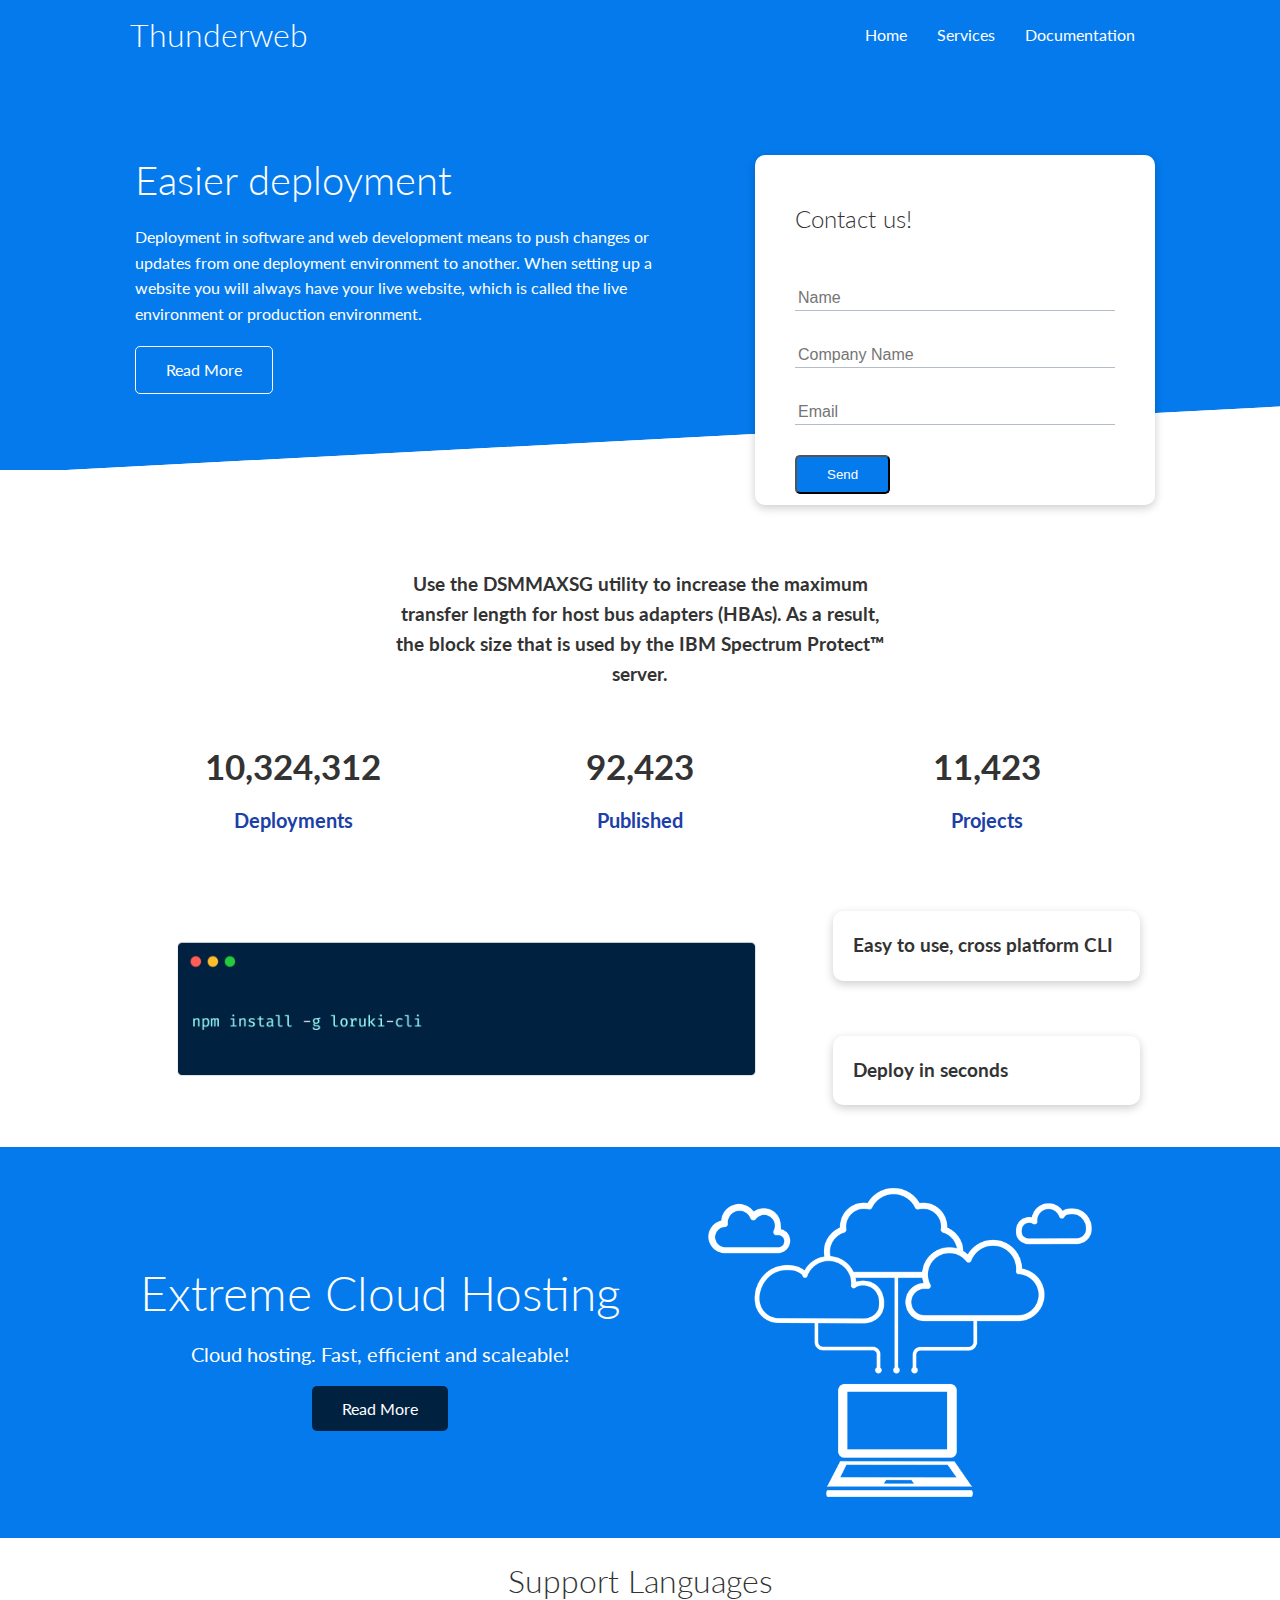
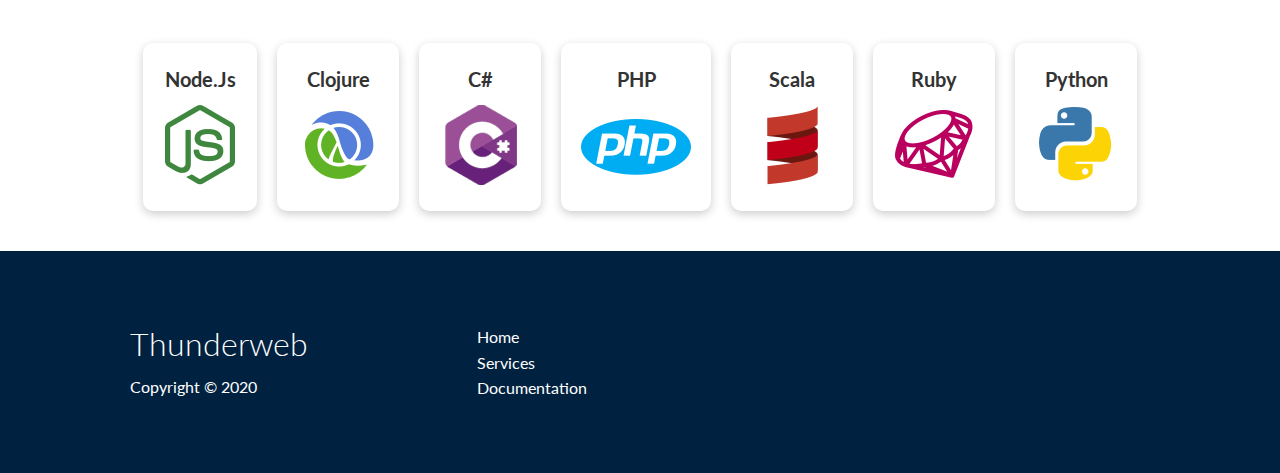
<file: index.html>
<!DOCTYPE html>
<html lang="en">

<head>
    <meta charset="UTF-8">
    <meta name="viewport" content="width=device-width, initial-scale=1.0">
    <link rel="stylesheet" href="https://cdnjs.cloudflare.com/ajax/libs/font-awesome/5.15.1/css/all.min.css" integrity="sha512-+4zCK9k+qNFUR5X+cKL9EIR+ZOhtIloNl9GIKS57V1MyNsYpYcUrUeQc9vNfzsWfV28IaLL3i96P9sdNyeRssA==" crossorigin="anonymous" />
    <link rel="stylesheet" href="css/utilities.css">
    <link rel="stylesheet" href="css/style.css">
    <title>Thunderweb</title>
</head>

<body>
    <!-- Navbar -->
    <div class="navbar">
        <div class="container flex">
            <h1 class="logo">Thunderweb</h1>
            <nav>
                <ul>
                    <li><a href="index.html">Home</a></li>
                    <li><a href="features.html">Services</a></li>
                    <li><a href="docs.html">Documentation</a></li>
                </ul>
            </nav>
        </div>
    </div>

    <!-- Showcase -->
    <section class="showcase">
        <div class="container grid">
            <div class="showcase-text">
                <h1>Easier deployment</h1>
                <p>Deployment in software and web development means to push changes or updates from one deployment environment to another. When setting up a website you will always have your live website, which is called the live environment or production
                    environment.
                </p>
                <a href="features.html" class="btn btn-outline">Read More</a>
            </div>
            <div class="showcase-form card">
                <h2>Contact us!</h2>
                <form name="contact" method="POST" netlify-honeypot="bot-field" data-netlify="true">
                    <input type="hidden" name="form-name" value="contact">
                    <p class="hidden">
                        <label>Don’t fill this out if you’re human: <input name="bot-field" /></label>
                    </p>
                    <div class="form-control">
                        <input type="text" name="name" required placeholder="Name">
                    </div>
                    <div class="form-control">
                        <input type="text" name="company" required placeholder="Company Name">
                    </div>
                    <div class="form-control">
                        <input type="text" name="email" required placeholder="Email">
                    </div>
                    <input type="submit" value="Send" class="btn btn-primary">
                </form>
            </div>
        </div>
    </section>

    <!-- Stats -->
    <section class="stats">
        <div class="container">
            <h3 class="stats-heading text-center my-1">
                Use the DSMMAXSG utility to increase the maximum transfer length for host bus adapters (HBAs). As a result, the block size that is used by the IBM Spectrum Protect™ server.
            </h3>

            <div class="grid grid-3 text-center my-4">
                <div>
                    <i class="fas fa-server fa-3x"></i>
                    <h3>10,324,312</h3>
                    <p class="text-secondary">Deployments</p>
                </div>
                <div>
                    <i class="fas fa-server fa-3x"></i>
                    <h3>92,423</h3>
                    <p class="text-secondary">Published</p>
                </div>
                <div>
                    <i class="fas fa-server fa-3x"></i>
                    <h3>11,423</h3>
                    <p class="text-secondary">Projects</p>
                </div>
            </div>
        </div>
    </section>

    <!-- CLI -->
    <section class="cli">
        <div class="container grid">
            <img src="images/cli.png" alt="">
            <div class="card">
                <h3>Easy to use, cross platform CLI</h3>
            </div>
            <div class="card">
                <h3>Deploy in seconds</h3>
            </div>
        </div>
    </section>

    <!-- Cloud -->
    <section class="cloud bg-primary my-2 py-2">
        <div class="container grid">
            <div class="text-center">
                <h2 class="lg">Extreme Cloud Hosting</h2>
                <p class="lead my-1">Cloud hosting. Fast, efficient and scaleable!</p>
                <a href="features.html" class="btn btn-dark">Read More</a>
            </div>
            <img src="images/cloud.png" alt="">
        </div>
    </section>

    <!-- Languages -->
    <section class="languages">
        <h2 class="md text-center my-2">
            Support Languages
        </h2>
        <div class="container flex">
            <div class="card">
                <h4>Node.Js</h4>
                <img src="images/logos/node.png" alt="">
            </div>
            <div class="card">
                <h4>Clojure</h4>
                <img src="images/logos/clojure.png" alt="">
            </div>
            <div class="card">
                <h4>C#</h4>
                <img src="images/logos/csharp.png" alt="">
            </div>
            <div class="card">
                <h4>PHP</h4>
                <img src="images/logos/php.png" alt="">
            </div>
            <div class="card">
                <h4>Scala</h4>
                <img src="images/logos/scala.png" alt="">
            </div>
            <div class="card">
                <h4>Ruby</h4>
                <img src="images/logos/ruby.png" alt="">
            </div>
            <div class="card">
                <h4>Python</h4>
                <img src="images/logos/python.png" alt="">
            </div>
        </div>
    </section>

    <!-- Footer -->
    <footer class="footer bg-dark py-5">
        <div class="container grid grid-3">
            <div>
                <h1>Thunderweb</h1>
                <p>Copyright &copy; 2020</p>
            </div>
            <nav>
                <ul>
                    <li><a href="index.html">Home</a></li>
                    <li><a href="features.html">Services</a></li>
                    <li><a href="docs.html">Documentation</a></li>
                </ul>
            </nav>
            <div class="social">
                <a href="#"><i class="fab fa-twitter fa-2x"></i></a>
                <a href="#"><i class="fab fa-facebook fa-2x"></i></a>
                <a href="#"><i class="fab fa-instagram fa-2x"></i></a>
                <a href="#"><i class="fab fa-github fa-2x"></i></a>
            </div>
        </div>
    </footer>
</body>

</html>
</file>
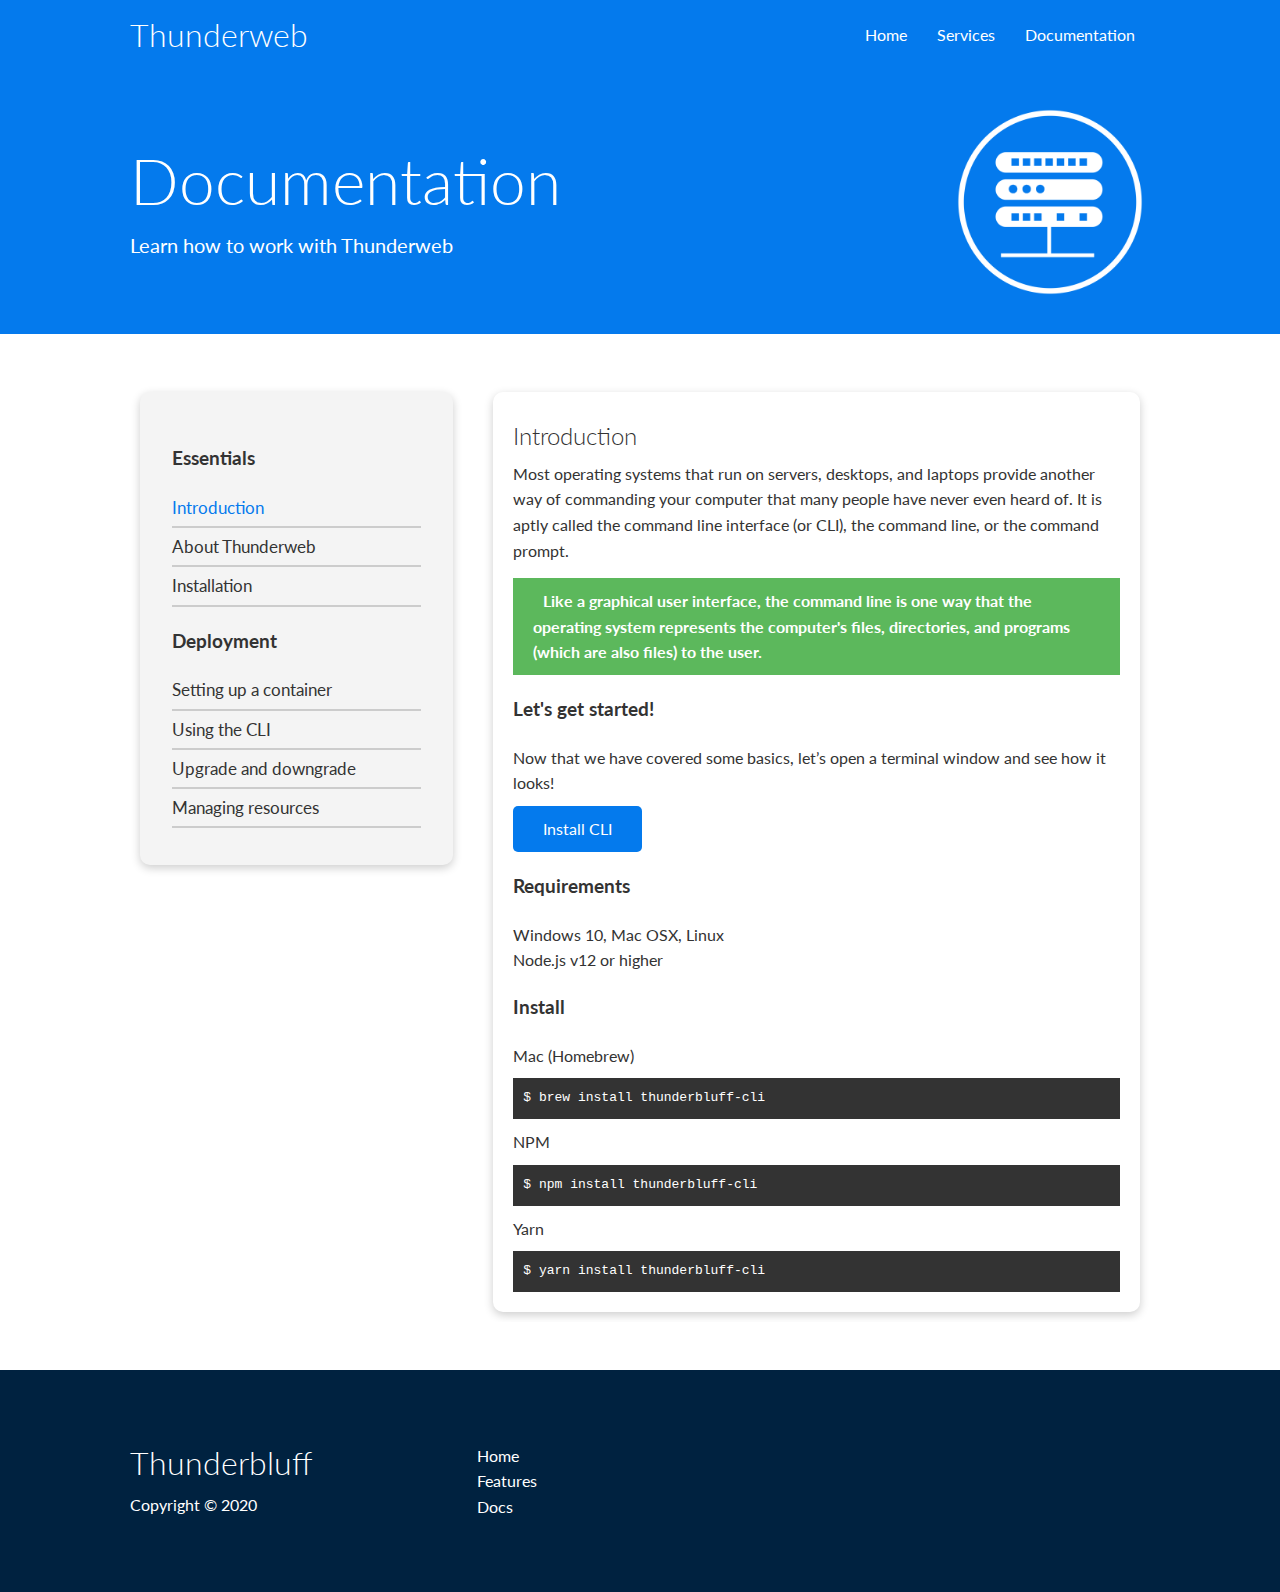
<file: docs.html>
<!DOCTYPE html>
<html lang="en">

<head>
    <meta charset="UTF-8">
    <meta name="viewport" content="width=device-width, initial-scale=1.0">
    <link rel="stylesheet" href="https://cdnjs.cloudflare.com/ajax/libs/font-awesome/5.15.1/css/all.min.css" integrity="sha512-+4zCK9k+qNFUR5X+cKL9EIR+ZOhtIloNl9GIKS57V1MyNsYpYcUrUeQc9vNfzsWfV28IaLL3i96P9sdNyeRssA==" crossorigin="anonymous" />
    <link rel="stylesheet" href="css/utilities.css">
    <link rel="stylesheet" href="css/style.css">
    <title>Thunderbluff | Cloud Hosting for Everyone</title>
</head>

<body>
    <!-- Navbar -->
    <div class="navbar">
        <div class="container flex">
            <h1 class="logo">Thunderweb</h1>
            <nav>
                <ul>
                    <li><a href="index.html">Home</a></li>
                    <li><a href="features.html">Services</a></li>
                    <li><a href="docs.html">Documentation</a></li>
                </ul>
            </nav>
        </div>
    </div>

    <!-- Header -->
    <section class="docs-head bg-primary py-3">
        <div class="container grid">
            <div>
                <h1 class="xl">Documentation</h1>
                <p class="lead">
                    Learn how to work with Thunderweb
                </p>
            </div>
            <img src="images/server.png" alt="">
        </div>
    </section>

    <!-- Docs Main -->
    <section class="docs-main my-4">
        <div class="container grid">
            <div class="card bg-light p-3">
                <h3 class="my-2">Essentials</h3>
                <nav>
                    <ul>
                        <li><a class="text-primary" href="#">Introduction</a></li>
                        <li><a href="#">About Thunderweb</a></li>
                        <li><a href="#">Installation</a></li>
                    </ul>
                </nav>
                <h3 class="my-2">Deployment</h3>
                <nav>
                    <ul>
                        <li><a href="#">Setting up a container</a></li>
                        <li><a href="#">Using the CLI</a></li>
                        <li><a href="#">Upgrade and downgrade</a></li>
                        <li><a href="#">Managing resources </a></li>
                    </ul>
                </nav>
            </div>
            <div class="card">
                <h2>Introduction</h2>
                <p>Most operating systems that run on servers, desktops, and laptops provide another way of commanding your computer that many people have never even heard of. It is aptly called the command line interface (or CLI), the command line, or the
                    command prompt.</p>
                <div class="alert alert-success">
                    <i class="fas fa-info"></i>Like a graphical user interface, the command line is one way that the operating system represents the computer's files, directories, and programs (which are also files) to the user.
                </div>
                <h3>Let's get started!</h3>
                <p>Now that we have covered some basics, let’s open a terminal window and see how it looks!</p>
                <a href="#" class="btn btn-primary">Install CLI</a>
                <h3>Requirements</h3>
                <ul>
                    <li>Windows 10, Mac OSX, Linux</li>
                    <li>Node.js v12 or higher</li>
                </ul>
                <h3>Install</h3>

                <p>Mac (Homebrew)</p>
                <pre><code>$ brew install thunderbluff-cli</code></pre>

                <p>NPM</p>
                <pre><code>$ npm install thunderbluff-cli</code></pre>

                <p>Yarn</p>
                <pre><code>$ yarn install thunderbluff-cli</code></pre>
            </div>
        </div>
    </section>

    <!-- Footer -->
    <footer class="footer bg-dark py-5">
        <div class="container grid grid-3">
            <div>
                <h1>Thunderbluff</h1>
                <p>Copyright &copy; 2020</p>
            </div>
            <nav>
                <ul>
                    <li>
                        <a href="index.html"></a>Home
                    </li>
                    <li><a href="features.html">Features</a></li>
                    <li><a href="docs.html">Docs</a></li>
                </ul>
            </nav>
            <div class="social">
                <a href="#"><i class="fab fa-twitter fa-2x"></i></a>
                <a href="#"><i class="fab fa-facebook fa-2x"></i></a>
                <a href="#"><i class="fab fa-instagram fa-2x"></i></a>
                <a href="#"><i class="fab fa-github fa-2x"></i></a>
            </div>
        </div>
    </footer>
</body>

</html>
</file>
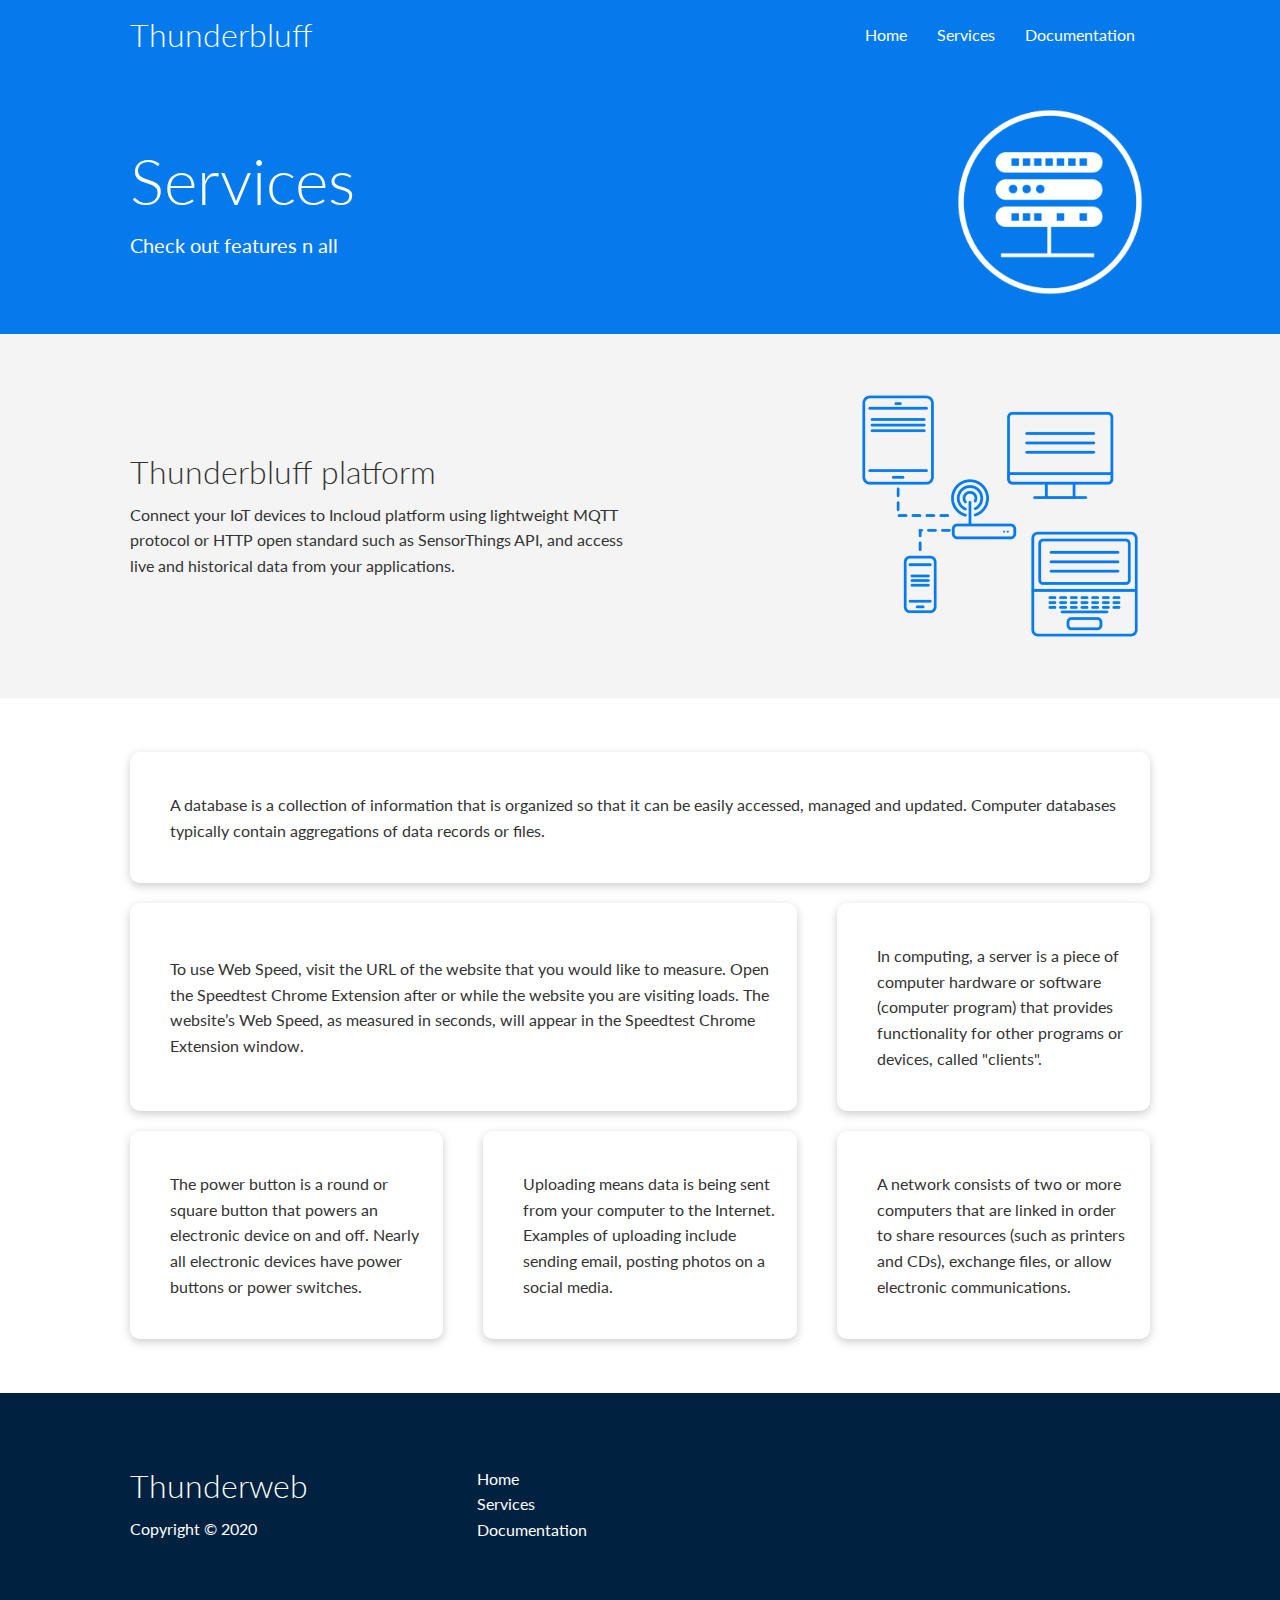
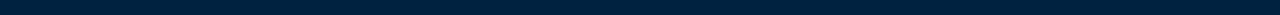
<file: features.html>
<!DOCTYPE html>
<html lang="en">

<head>
    <meta charset="UTF-8">
    <meta name="viewport" content="width=device-width, initial-scale=1.0">
    <link rel="stylesheet" href="https://cdnjs.cloudflare.com/ajax/libs/font-awesome/5.15.1/css/all.min.css" integrity="sha512-+4zCK9k+qNFUR5X+cKL9EIR+ZOhtIloNl9GIKS57V1MyNsYpYcUrUeQc9vNfzsWfV28IaLL3i96P9sdNyeRssA==" crossorigin="anonymous" />
    <link rel="stylesheet" href="css/utilities.css">
    <link rel="stylesheet" href="css/style.css">
    <title>Thunderbluff | Cloud Hosting for Everyone</title>
</head>

<body>
    <!-- Navbar -->
    <div class="navbar">
        <div class="container flex">
            <h1 class="logo">Thunderbluff</h1>
            <nav>
                <ul>
                    <li><a href="index.html">Home</a></li>
                    <li><a href="features.html">Services</a></li>
                    <li><a href="docs.html">Documentation</a></li>
                </ul>
            </nav>
        </div>
    </div>

    <!-- Header -->
    <section class="features-head bg-primary py-3">
        <div class="container grid">
            <div>
                <h1 class="xl">Services</h1>
                <p class="lead">
                    Check out features n all
                </p>
            </div>
            <img src="images/server.png" alt="">
        </div>
    </section>

    <!-- Sub head -->
    <section class="features-sub-head bg-light py-3">
        <div class="container grid">
            <div>
                <h1 class="md">Thunderbluff platform</h1>
                <p>
                    Connect your IoT devices to Incloud platform using lightweight MQTT protocol or HTTP open standard such as SensorThings API, and access live and historical data from your applications.
                </p>
            </div>
            <img src="images/server2.png" alt="">
        </div>
    </section>

    <section class="features-main my-2">
        <div class="container grid grid-3">
            <div class="card flex">
                <i class="fas fa-database fa-3x"></i>
                <p>A database is a collection of information that is organized so that it can be easily accessed, managed and updated. Computer databases typically contain aggregations of data records or files.
                </p>
            </div>
            <div class="card flex">
                <i class="fas fa-laptop-code fa-3x"></i>
                <p>To use Web Speed, visit the URL of the website that you would like to measure. Open the Speedtest Chrome Extension after or while the website you are visiting loads. The website’s Web Speed, as measured in seconds, will appear in the Speedtest
                    Chrome Extension window.
                </p>
            </div>
            <div class="card flex">
                <i class="fas fa-server fa-3x"></i>
                <p>In computing, a server is a piece of computer hardware or software (computer program) that provides functionality for other programs or devices, called "clients".</p>
            </div>
            <div class="card flex">
                <i class="fas fa-power-off fa-3x"></i>
                <p>The power button is a round or square button that powers an electronic device on and off. Nearly all electronic devices have power buttons or power switches.</p>
            </div>
            <div class="card flex">
                <i class="fas fa-upload fa-3x"></i>
                <p>Uploading means data is being sent from your computer to the Internet. Examples of uploading include sending email, posting photos on a social media.</p>
            </div>
            <div class="card flex">
                <i class="fas fa-network-wired fa-3x"></i>
                <p>A network consists of two or more computers that are linked in order to share resources (such as printers and CDs), exchange files, or allow electronic communications.</p>
            </div>
        </div>
    </section>

    <!-- Footer -->
    <footer class="footer bg-dark py-5">
        <div class="container grid grid-3">
            <div>
                <h1>Thunderweb</h1>
                <p>Copyright &copy; 2020</p>
            </div>
            <nav>
                <ul>
                    <li><a href="index.html">Home</a></li>
                    <li><a href="features.html">Services</a></li>
                    <li><a href="docs.html">Documentation</a></li>
                </ul>
            </nav>
            <div class="social">
                <a href="#"><i class="fab fa-twitter fa-2x"></i></a>
                <a href="#"><i class="fab fa-facebook fa-2x"></i></a>
                <a href="#"><i class="fab fa-instagram fa-2x"></i></a>
                <a href="#"><i class="fab fa-github fa-2x"></i></a>
            </div>
        </div>
    </footer>
</body>

</html>
</file>
<file: css/utilities.css>
.container{
    max-width: 1100px;
    margin: 0 auto;
    overflow:auto;
    padding: 0 40px;
}
.card{
    background-color:#fff;
    color:#333;
    border-radius: 10px;
    box-shadow: 0 3px 10px rgba(0, 0, 0, 0.2);
    padding: 20px;
    margin: 10px;
}
.btn{
    display: inline-block;
    padding: 10px 30px;
    cursor: pointer;
    background: var(--primary-color);
    color:#fff;
    border-radius: 5px;
}
.btn-outline{
    background-color: transparent;
    border:1px #fff solid;
}
.btn:hover{
    transform: scale(0.98);
}
/* Background & colored buttons */
.bg-primary, .btn-primary {
    background-color: var(--primary-color);
    color:#fff;
}
.bg-secondary, .btn-secondary {
    background-color: var(--secondary-color);
    color:#fff;
}
.bg-dark, .btn-dark {
    background-color: var(--dark-color);
    color:#fff;
}
.bg-light, .btn-light {
    background-color: var(--light-color);
    color:#333;
}
.bg-primary a, .btn-primary a,
.bg-secondary a, .btn-secondary a,
.bg-dark a, .btn-dark a{
    color:#fff;
}

/* Text colors */
.text-primary {
    color: var(--primary-color);
}
.text-secondary {
    color: var(--secondary-color);
}
.text-dark {
    color: var(--dark-color);
}
.text-light {
    color: var(--light-color); 
}

/* Text sizes */
.lead{
    font-size: 20px;
}
.sm{
    font-size: 1rem;
}
.md{
    font-size: 2rem;
}
.lg{
    font-size: 3rem;
}
.xl{
    font-size: 4rem;
}
.text-center{
    text-align: center;
}

/* Alert */
.alert{
    background-color: var(--light-color);
    padding:10px 20px;
    font-weight: bold;
    margin:15px 0;
}
.alert i{
    margin-right:10px;
}
.alert-success{
    background-color: var(--success-color);
    color:#fff;
}
.alert-error{
    background-color:var(--error-color)
}
.flex{
    display: flex;
    justify-content: center;
    align-items: center;
    height: 100%;
}
.grid{
    display: grid;
    grid-template-columns: repeat(2, 1fr);
    gap:20px;
    justify-content: center;
    align-items: center;
    height: 100%;
}

.grid-3{
    grid-template-columns: repeat(3, 1fr);

}
/* Margin */
.my-1{
    margin:1rem 0;
}
.my-2{
    margin:1.5rem 0;
}
.my-3{
    margin:2rem 0;
}
.my-4{
    margin:3rem 0;
}
.my-5{
    margin:4rem 0;
}
.m-1{
    margin:1rem;
}
.m-2{
    margin:1.5rem;
}
.m-3{
    margin:2rem;
}
.m-4{
    margin:3rem;
}
.m-5{
    margin:4rem;
}

/* Padding */
.py-1{
    padding:1rem 0;
}
.py-2{
    padding:1.5rem 0;
}
.py-3{
    padding:2rem 0;
}
.py-4{
    padding:3rem 0;
}
.py-5{
    padding:4rem 0;
}

.p-1{
    padding:1rem;
}
.p-2{
    padding:1.5rem;
}
.p-3{
    padding:2rem;
}
.p-4{
    padding:3rem;
}
.p-5{
    padding:4rem;
}
</file>
<file: css/style.css>
@import url('https://fonts.googleapis.com/css2?family=Lato:wght@300&display=swap');

:root {
    --primary-color: #047aed;
    --secondary-color:#1c3fa8;
    --dark-color:#002240;
    --light-color:#f4f4f4;
    --success-color:#5cb85c;
    --error-color:#d9544f;

}

* {
    box-sizing: border-box;
    padding:0;
    margin:0;
}

body{
    font-family: 'Lato', sans-serif;
    color: #333;
    line-height: 1.6;
}
ul{
    list-style-type: none;
}
a{
    text-decoration: none;
    color:#333;
}

h1, h2{
    font-weight: 300;
    line-height: 1.2;
    margin:10px 0;
}
p{
    margin:10px 0;
}
img{
    width: 100%;
}
.code, pre{
    background:#333;
    color:#fff;
    padding:10px;
}
.hidden{
    visibility: hidden;
    height: 0;
}

/* Navbar */
.navbar{
    background-color: var(--primary-color);
    color:#fff;
    height: 70px;
}
.navbar ul{
    display: flex;
}
.navbar a{
    color: #fff;
    padding:10px;
    margin:0 5px;
}
.navbar a:hover{
    border-bottom: 2px #fff solid;
}
.navbar .flex{
    justify-content: space-between;
}

/* Showcase */

.showcase{
    height: 400px;
    background-color:var(--primary-color);
    color:#fff;
    position: relative;
}
.showcase h1 {
    font-size: 40px;
}
.showcase p{
    margin: 20px 0;
}
.showcase .grid{
    overflow: visible;
    grid-template-columns: 55% 45%;
    gap: 30px;
}
.showcase-text{
    animation:slideInFromLeft 1s ease-in;
    padding:20px;
}
.showcase-form{
    position: relative;
    top:60px;
    height: 350px;
    width: 400px;
    padding:40px;
    z-index: 100;
    justify-self: flex-end;
    animation:slideInFromRight 1s ease-in;

}
.showcase-form .form-control{
    margin: 30px 0;
}
.showcase-form input[type='text'],
.showcase-form input[type='email']{
    border:0;
    border-bottom: 1px solid #b4becb;
    width: 100%;
    padding:3px;
    font-size: 16px;
}
.showcase-form input:focus{
    outline:none;
}
.showcase::before,
.showcase::after{
    content: '';
    position: absolute;
    height: 100px;
    bottom:-70px;
    right:0;
    left: 0;
    background-color: white;
    transform: skewY(-3deg);
    -webkit-transform: skewY(-3deg);
    -moz-transform: skewY(-3deg);
    -ms-transform: skewY(-3deg);
}

/* Stats */
.stats{
    animation:slideInFromBottom 1s ease-in;

    padding-top:100px;
}
.stats-heading{
    max-width: 500px;
    margin:auto;
}
.stats .grid h3{
font-size: 35px;
}
.stats .grid p{
    font-size: 20px;
    font-weight: bold;
}

/* CLI */
.cli .grid{
    grid-template-columns: repeat(3, 1fr);
    grid-template-rows: repeat(2, 1fr);
}

.cli .grid > *:first-child {
    grid-column: 1 / span 2;
    grid-row: 1 / span 2;
}

/* Cloud */
.cloud .grid{
    grid-template-columns:4fr 4fr;
}

/* Languages */
.languages .flex{
    flex-wrap: wrap;
}
.languages .card{
    text-align: center;
    margin:18px 10px 40px;
    transition: 0.2s ease-in;
}
.languages .card h4{
    font-size: 20px;
    margin-bottom: 10px;
}
.languages .card:hover{
    transform: translateY(-15px);
}

/* Features */
.features-head img, .docs-head img{
    width:200px;
    justify-self: flex-end;
}
.features-sub-head img{
    width:300px;
    justify-self: flex-end;
}
.features-main .card > i {
    margin-right: 20px;
}
.features-main .grid{
    padding:30px;
}
.features-main .grid > *:first-child{
    grid-column: 1 / span 3;
    grid-row: 1 / span 2;
}
.features-main .grid > *:nth-child(2){
    grid-column: 1 / span 2;
}

/* Docs */
.docs-main h3{
    margin:20px 0;
}
.docs-main .grid{
grid-template-columns:1fr 2fr ;
align-items: flex-start;
}
.docs-main nav li{
    font-size: 17px;
    padding-bottom: 5px;
    margin-bottom: 5px;
    border-bottom: 2px #ccc solid;
}
.docs-main a:hover{
    font-weight: bold;
}

/* Footer */
.footer .social a{
    margin: 0 10px;
}

/* Animations */
@keyframes slideInFromLeft{
    0% {
        transform:translateX(-100%);
    }
    100% {
        transform: translateX(0);
    }
}
@keyframes slideInFromRight{
    0% {
        transform:translateX(100%);
    }
    100% {
        transform: translateX(0);
    }
}
@keyframes slideInFromTop{
    0% {
        transform:translateY(-100%);
    }
    100% {
        transform: translateY(0);
    }
}
@keyframes slideInFromBottom{
    0% {
        transform:translateY(100%);
    }
    100% {
        transform: translateX(0);
    }
}

/* Tablets and under */

@media(max-width:998px) {
    .grid, .showcase .grid,
    .stats .grid,
    .cli .grid,
    .cloud .grid, .features-main .grid, .docs-main .grid{
        grid-template-columns: 1fr;
        grid-template-rows: 1fr;
    }
    .showcase{
        height:auto;
    }
    .showcase-text{
        text-align: center;
        margin-top: 40px;
        animation:slideInFromTop 1s ease-in;

    }
    .showcase-form{
        justify-self: center;
        margin:auto;
        animation:slideInFromBottom 1s ease-in;

    }
    .cli .grid > *:first-child {
        grid-column: 1;
        grid-row: 1;
    }
    .features-head,
    .features-sub-head,
    .docs-head{
        text-align: center;
    }
    .features-head img,
    .features-sub-head img,
    .docs-head img{
        justify-self: center;
    }
    .features-main .grid >*:first-child,
    .features-main .grid >*:nth-child(2){
        grid-column: 1;
    }

}

/* Mobile */
@media(max-width:500px) {
    .navbar {
        height:110px;
    }
    .navbar .flex{
        flex-direction: column;
    }
    .navbar ul{
        padding:10px;
        background: rgba(0, 0, 0, 0.1);
    }
}
</file>
